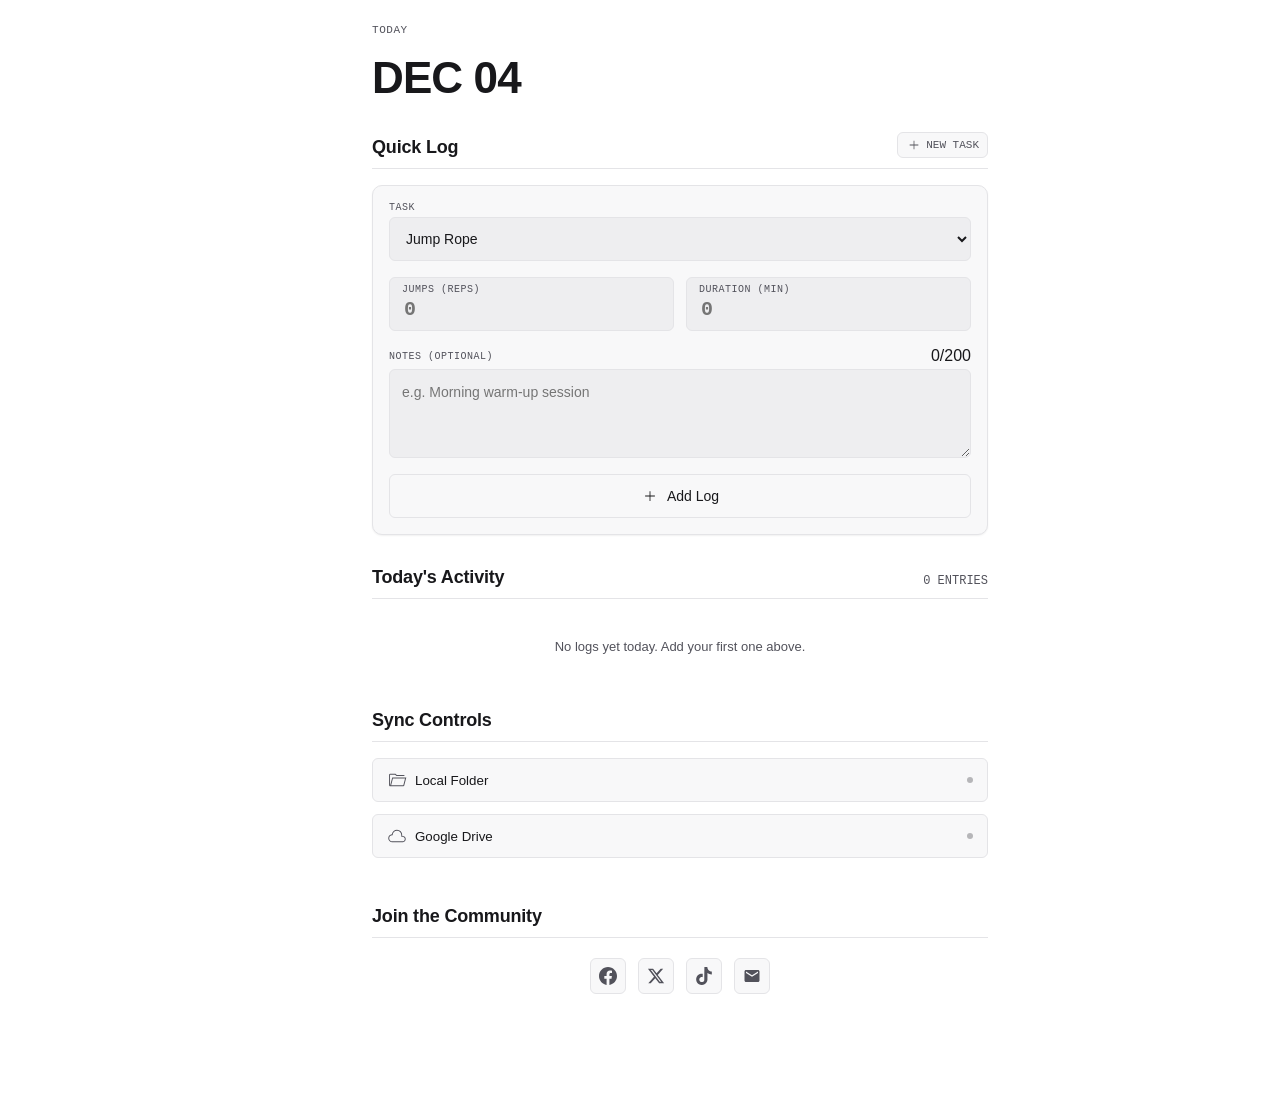
<file: index.html>
<!DOCTYPE html>
<html lang="en">
<head>
<meta charset="UTF-8" />
<meta name="viewport" content="width=device-width, initial-scale=1.0" />
<link rel="preload" href="/js/schema.js" as="script">
<link rel="preload" href="/js/db.js" as="script">
<link rel="preload" href="/js/app.js" as="script">
<link rel="preload" href="/icons/icon-192x192.png" as="image">
<link rel="preload" href="/fonts/archivo-narrow-latin.woff2" as="font" type="font/woff2" crossorigin>
<title>Motsa Jiki — Offline Workout Tracker</title>
<meta name="description" content="Free offline workout tracker. Log exercises, track goals and streaks — no account, no tracking. Your data stays in your custody.">
<link rel="canonical" href="https://motsajiki.pages.dev/">
<meta name="robots" content="index, follow">
<!-- Open Graph -->
<meta property="og:type" content="website">
<meta property="og:site_name" content="Motsa Jiki">
<meta property="og:title" content="Motsa Jiki — Offline Workout Tracker">
<meta property="og:description" content="Free offline workout tracker app. Log exercises, track goals and streaks — no account, no ads, no tracking.">
<meta property="og:url" content="https://motsajiki.pages.dev/">
<meta property="og:image" content="https://motsajiki.pages.dev/icons/og-image.png">
<meta property="og:image:width" content="1200">
<meta property="og:image:height" content="630">
<meta property="og:locale" content="en_US">
<!-- X/Twitter cards -->
<meta name="twitter:card" content="summary_large_image">
<meta name="twitter:site" content="@motsajiki">
<meta name="twitter:title" content="Motsa Jiki — Offline Workout Tracker">
<meta name="twitter:description" content="Free offline workout tracker app. No account, no ads, no tracking — your data stays in your custody.">
<meta name="twitter:image" content="https://motsajiki.pages.dev/icons/og-image.png">
<!-- Favicons -->
<link rel="icon" href="/icons/logo.svg" type="image/svg+xml">
<link rel="apple-touch-icon" href="/icons/icon-192x192.png">
<link rel="icon" href="/icons/icon-48x48.png" sizes="48x48" type="image/png">
<link rel="icon" href="/favicon.ico" sizes="32x32">
<!-- Styles & manifest -->
<link rel="stylesheet" href="/fonts/fonts.css" />
<link rel="stylesheet" href="styles.css" />
<link rel="manifest" href="/manifest.json">
<meta name="theme-color" content="#0A0A0A">
<!-- Schema -->
 <script type="application/ld+json">
{
  "@context": "https://schema.org",
  "@type": "SoftwareApplication",
  "name": "Motsa Jiki",
  "url": "https://motsajiki.pages.dev/",
  "image": "https://motsajiki.pages.dev/icons/icon-512x512.png",
  "description": "Free offline workout tracker. Log exercises, track goals and streaks — no account, no tracking. Your data stays in your custody.",
  "applicationCategory": "HealthApplication",
  "operatingSystem": "Any (installable web app / PWA)",
  "offers": {
    "@type": "Offer",
    "price": "0",
    "priceCurrency": "USD"
  }
}
</script>
</head>
<body>

<main class="page">

  <section class="block">
    <p class="hero-label" id="current-date-label">TODAY</p>
    <h2 class="hero-value" id="current-date">--</h2>
  </section>

  <section class="block">
    <div class="block-header">
      <h3>Quick Log</h3>
      <button class="icon-btn" id="toggle-custom-template-btn" aria-label="New custom task" style="width:auto; height:auto; padding:4px 8px; gap:4px; display:flex; align-items:center; font-family:var(--font-mono); font-size:11px; text-transform:uppercase;">
        <svg class="icon" style="width:16px;height:16px;"><use href="/icons/icons.svg#icon-add"></use></svg>New Task
      </button>
    </div>

    <div class="card" id="custom-template-form" style="display:none; flex-direction:column; gap:14px;">
      <div id="ct-manage-list" style="display:flex; flex-direction:column; gap:8px;"></div>
      <div class="field-group">
        <label class="field-label" for="ct-name">Task Name</label>
        <input class="control" id="ct-name" type="text" placeholder="e.g. Kettlebell Swings" />
      </div>
      <div class="field-group">
        <label class="field-label" for="ct-category">Category</label>
        <input class="control" id="ct-category" type="text" placeholder="e.g. Strength" />
      </div>
      <div class="field-group">
        <label class="field-label">Metrics to Track</label>
        <div id="ct-fields-list" style="display:flex; flex-direction:column; gap:8px;"></div>
        <button class="btn btn-ghost" id="ct-add-field-btn" type="button" style="height:40px; font-size:13px;">+ Add Metric</button>
      </div>
      <button class="btn btn-primary" id="ct-save-btn" type="button">Save Task</button>
    </div>

    <div class="card" style="display:flex; flex-direction:column; gap:16px;">
      <div class="field-group">
        <label class="field-label" for="template-selector">Task</label>
        <select class="control" id="template-selector"></select>
      </div>
     <div class="grid-2" id="log-fields-container"></div>
      <div class="field-group">
        <div style="display:flex; justify-content:space-between; align-items:center;">
          <label class="field-label" for="log-notes">Notes (optional)</label>
          <span class="meta" id="log-notes-counter">0/200</span>
        </div>
          <textarea class="control" id="log-notes" rows="3" maxlength="200" placeholder="e.g. Morning warm-up session"></textarea>
      </div>
      <div style="display:flex; gap:8px;">
        <button class="btn btn-ghost" id="add-log-btn" style="flex:1; min-width:0;">
          <svg class="icon" style="width:18px;height:18px;"><use href="/icons/icons.svg#icon-add"></use></svg> Add Log
        </button>
        <button class="btn btn-ghost" id="cancel-log-btn" style="display:none; flex:0 0 auto; width:auto; padding:0 20px; white-space:nowrap;">
          <svg class="icon" style="width:18px;height:18px;"><use href="/icons/icons.svg#icon-close"></use></svg> Cancel
        </button>
      </div>
    </div>
  </section>

  <section class="block">
    <div class="block-header">
      <h3>Today's Activity</h3>
      <span class="meta" id="today-count">0 ENTRIES</span>
    </div>
    <div id="activity-list" style="display:flex; flex-direction:column; gap:8px;">
      <div class="empty-state">No logs yet today. Add your first one above.</div>
    </div>
  </section>

  <section class="block" id="sync-controls" style="margin-bottom:16px;">
    <div class="block-header"><h3>Sync Controls</h3></div>
    <div style="display:flex; flex-direction:column; gap:12px;">
      <button class="sync-btn" data-action="sync-local">
        <span class="sync-btn-label">
          <svg class="icon" style="color:var(--on-surface-variant);"><use href="/icons/icons.svg#icon-folder_open"></use></svg>
          <span data-label="local">Local Folder</span>
        </span>
        <span class="dot dot-off" data-dot="local"></span>
      </button>
      <button class="sync-btn" data-action="sync-drive">
        <span class="sync-btn-label">
          <svg class="icon" style="color:var(--on-surface-variant);"><use href="/icons/icons.svg#icon-cloud"></use></svg>
          <span data-label="drive">Google Drive</span>
        </span>
        <span class="dot dot-off" data-dot="drive"></span>
      </button>
    </div>
  </section>

  <section class="block social-row">
  <div class="block-header"><h3>Join the Community</h3></div>
  <div class="social-icons">
    <a href="https://facebook.com/motsajikiapp" target="_blank" rel="noopener" aria-label="Facebook">
      <svg viewBox="0 0 24 24" width="24" height="24"><path d="M24 12.073c0-6.627-5.373-12-12-12s-12 5.373-12 12c0 5.99 4.388 10.954 10.125 11.854v-8.385H7.078v-3.47h3.047V9.43c0-3.007 1.792-4.669 4.533-4.669 1.312 0 2.686.235 2.686.235v2.953H15.83c-1.491 0-1.956.925-1.956 1.874v2.25h3.328l-.532 3.47h-2.796v8.385C19.612 23.027 24 18.062 24 12.073z"/></svg>
    </a>
    <a href="https://x.com/motsajiki" target="_blank" rel="noopener" aria-label="X (Twitter)">
      <svg viewBox="0 0 24 24" width="24" height="24"><path d="M18.244 2.25h3.308l-7.227 8.26 8.502 11.24H16.17l-5.214-6.817L4.99 21.75H1.68l7.73-8.835L1.254 2.25H8.08l4.713 6.231zm-1.161 17.52h1.833L7.084 4.126H5.117z"/></svg>
    </a>
    <a href="https://tiktok.com/@motsajiki" target="_blank" rel="noopener" aria-label="TikTok">
      <svg viewBox="0 0 24 24" width="24" height="24"><path d="M12.525.02c1.31-.02 2.61-.01 3.91-.02.08 1.53.63 3.09 1.75 4.17 1.12 1.11 2.7 1.62 4.24 1.79v4.03c-1.44-.05-2.89-.35-4.2-.97-.57-.26-1.1-.59-1.62-.93-.01 2.92.01 5.84-.02 8.75-.08 1.4-.54 2.79-1.35 3.94-1.31 1.92-3.58 3.17-5.91 3.21-1.43.08-2.86-.31-4.08-1.03-2.02-1.19-3.44-3.37-3.65-5.71-.02-.5-.03-1-.01-1.49.18-1.9 1.12-3.72 2.58-4.96 1.66-1.44 3.98-2.13 6.15-1.72.02 1.48-.04 2.96-.04 4.44-.99-.32-2.15-.23-3.02.37-.63.41-1.11 1.04-1.36 1.75-.21.51-.15 1.07-.14 1.61.24 1.64 1.82 3.02 3.5 2.87 1.12-.01 2.19-.66 2.77-1.61.19-.33.3-.7.32-1.08.07-2.37.02-4.74.02-7.12 0 0 .02-.01.05-.02z"/></svg>
    </a>
    <a href="mailto:support@motsajiki.com" aria-label="Support Email">
      <svg viewBox="0 0 24 24" width="24" height="24"><path d="M20 4H4c-1.1 0-1.99.9-1.99 2L2 18c0 1.1.9 2 2 2h16c1.1 0 2-.9 2-2V6c0-1.1-.9-2-2-2zm0 4l-8 5-8-5V6l8 5 8-5v2z"/></svg>
    </a>
  </div>
</section>

</main>

<script src="js/schema.js"></script>
<script src="js/db.js"></script>
<script src="js/filesystem.js"></script>
<script src="js/gdrive.js"></script>
<script src="js/sync.js"></script>
<script src="js/app.js"></script>
<script src="js/log.js"></script>
<script>
  if ('serviceWorker' in navigator) {
    navigator.serviceWorker.register('/sw.js');
  }
</script>
</body>
</html>
</file>
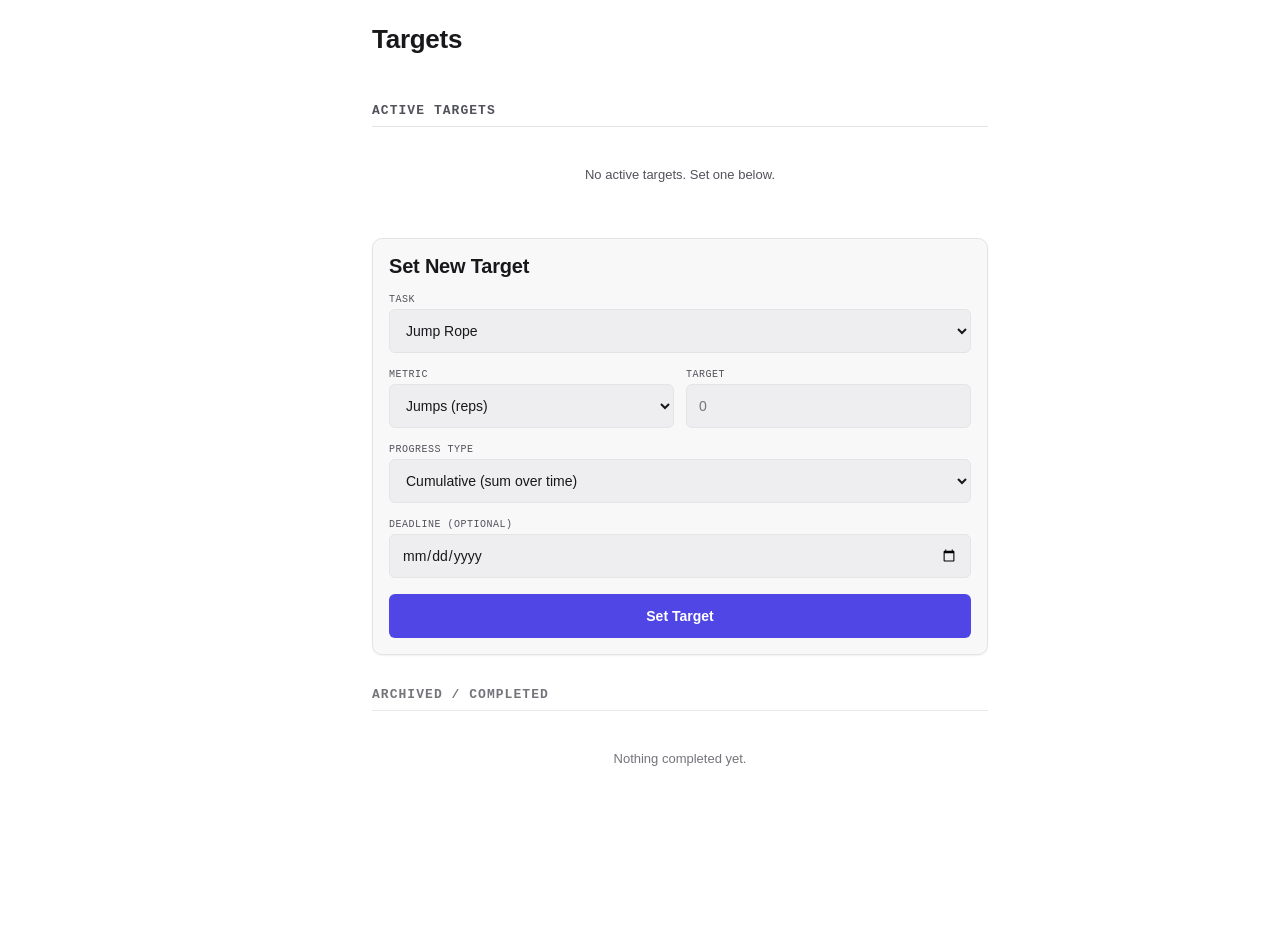
<file: goals.html>
<!DOCTYPE html>
<html lang="en">
<head>
<meta charset="UTF-8" />
<meta name="viewport" content="width=device-width, initial-scale=1.0" />
<title>Motsa Jiki — User Targets</title>
<link rel="preload" href="/fonts/archivo-narrow-latin.woff2" as="font" type="font/woff2" crossorigin>
<link rel="stylesheet" href="/fonts/fonts.css" />
<link rel="stylesheet" href="styles.css" />
<link rel="manifest" href="/manifest.json">
<meta name="theme-color" content="#0A0A0A">
<link rel="apple-touch-icon" href="/icons/icon-192x192.png">
</head>
<body>

<main class="page">

  <section class="block">
    <h2 style="font-size:26px;">Targets</h2>
    <div id="priority-goal-wrap"></div>
  </section>

  <section class="block">
    <h3 style="font-family:var(--font-mono); font-size:13px; text-transform:uppercase; letter-spacing:0.08em; color:var(--on-surface-variant); border-bottom:1px solid var(--surface-container-high); padding-bottom:8px;">Active Targets</h3>
    <div id="active-goals-list" style="display:flex; flex-direction:column; gap:12px;"></div>
  </section>

  <section class="card" style="display:flex; flex-direction:column; gap:16px; background:var(--level-1);">
    <h3 style="font-size:20px;">Set New Target</h3>
    <div class="field-group">
      <label class="field-label" for="goal-template">Task</label>
      <select class="control" id="goal-template"></select>
    </div>
    <div class="field-group" id="goal-exercise-wrap" style="display:none;">
      <label class="field-label" for="goal-exercise">Exercise Name</label>
      <input class="control" id="goal-exercise" type="text" placeholder="e.g. Push-ups" />
    </div>
    <div class="grid-2">
      <div class="field-group">
        <label class="field-label" for="goal-metric">Metric</label>
        <select class="control" id="goal-metric"></select>
      </div>
      <div class="field-group">
        <label class="field-label" for="goal-target-value">Target</label>
        <input class="control" id="goal-target-value" type="number" placeholder="0" />
      </div>
    </div>
    <div class="field-group">
      <label class="field-label" for="goal-type">Progress Type</label>
      <select class="control" id="goal-type">
        <option value="cumulative">Cumulative (sum over time)</option>
        <option value="max">Best single result</option>
      </select>
    </div>
    <div class="field-group">
      <label class="field-label" for="goal-deadline">Deadline (optional)</label>
      <input class="control" id="goal-deadline" type="date" />
    </div>
    <button class="btn btn-primary" id="initialize-goal-btn">Set Target</button>
  </section>

  <section class="block" style="margin-bottom:16px; opacity:0.8;">
    <h3 style="font-family:var(--font-mono); font-size:13px; text-transform:uppercase; letter-spacing:0.08em; color:var(--on-surface-variant); border-bottom:1px solid var(--surface-container-high); padding-bottom:8px;">Archived / Completed</h3>
    <div id="completed-goals-list"></div>
  </section>

</main>

<script src="js/schema.js"></script>
<script src="js/db.js"></script>
<script src="js/filesystem.js"></script>
<script src="js/gdrive.js"></script>
<script src="js/sync.js"></script>
<script src="js/app.js"></script>
<script src="js/goals.js"></script>
<script>
  if ('serviceWorker' in navigator) {
    navigator.serviceWorker.register('/sw.js');
  }
</script>
</body>
</html>
</file>
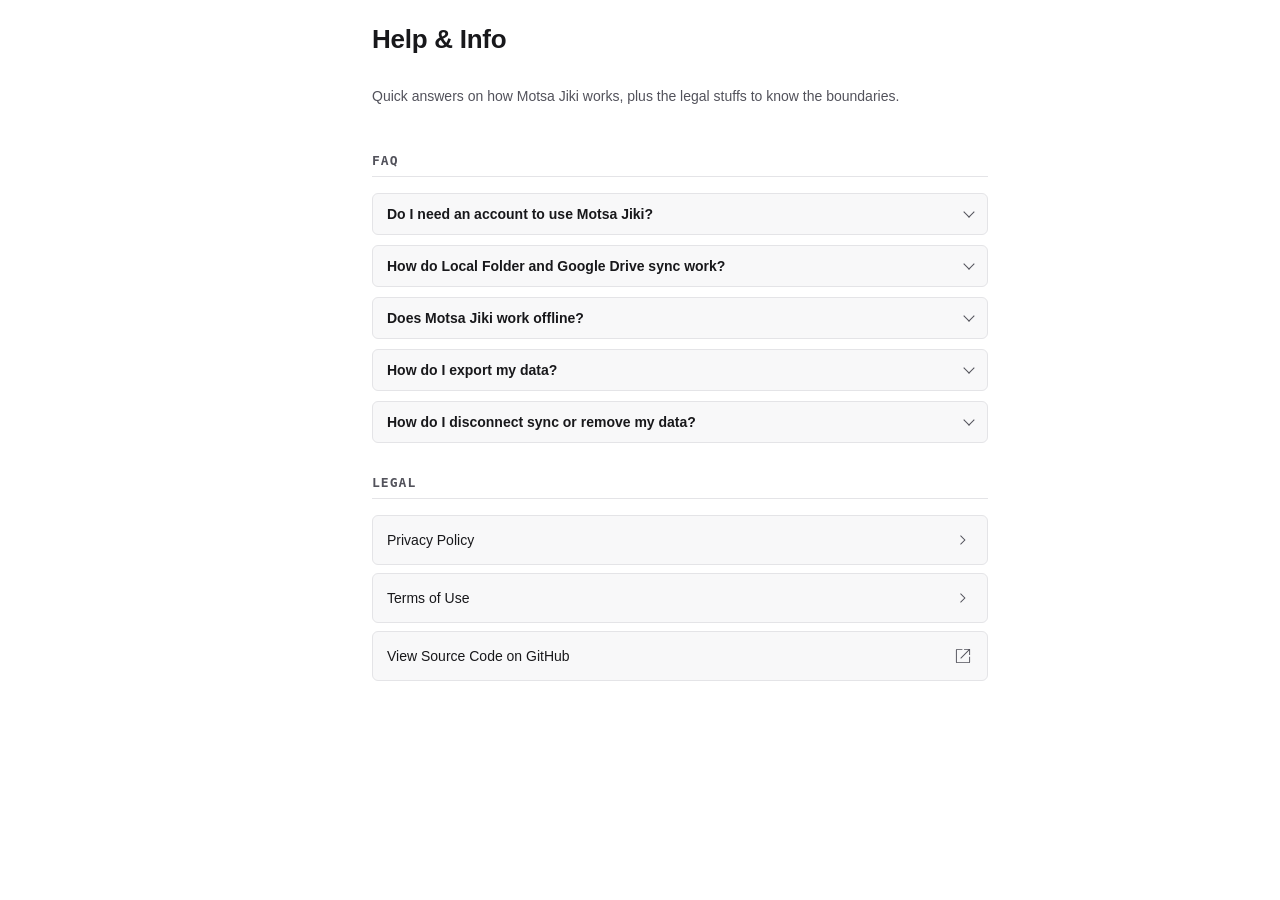
<file: help.html>
<!DOCTYPE html>
<html lang="en">
<head>
<meta charset="UTF-8" />
<meta name="viewport" content="width=device-width, initial-scale=1.0" />
<title>Help & FAQ — Motsa Jiki</title>
<meta name="description" content="How Motsa Jiki works: offline logging, Local Folder and Google Drive sync, exporting your data, and how to disconnect or clear it.">
<link rel="canonical" href="https://motsajiki.pages.dev/help">
<meta name="robots" content="index, follow">
<!-- Open Graph -->
<meta property="og:type" content="website">
<meta property="og:site_name" content="Motsa Jiki">
<meta property="og:title" content="Help & FAQ — Motsa Jiki">
<meta property="og:description" content="How Motsa Jiki works: offline logging, Local Folder and Google Drive sync, exporting your data, and how to disconnect or clear it.">
<meta property="og:url" content="https://motsajiki.pages.dev/help">
<meta property="og:image" content="https://motsajiki.pages.dev/icons/og-image.png">
<meta property="og:locale" content="en_US">
<!-- X/Twitter card -->
<meta name="twitter:card" content="summary_large_image">
<meta name="twitter:site" content="@motsajiki">
<meta name="twitter:title" content="Help & FAQ — Motsa Jiki">
<meta name="twitter:description" content="How Motsa Jiki works: offline logging, sync, data export, and clearing your data.">
<meta name="twitter:image" content="https://motsajiki.pages.dev/icons/og-image.png">
<!-- Favicons -->
<link rel="icon" href="/icons/logo.svg" type="image/svg+xml">
<link rel="apple-touch-icon" href="/icons/icon-192x192.png">
<link rel="icon" href="/icons/icon-48x48.png" sizes="48x48" type="image/png">
<link rel="icon" href="/favicon.ico" sizes="32x32">
<!-- Preload & styles -->
<link rel="preload" href="/fonts/archivo-narrow-latin.woff2" as="font" type="font/woff2" crossorigin>
<link rel="stylesheet" href="/fonts/fonts.css" />
<link rel="stylesheet" href="styles.css" />
<link rel="manifest" href="/manifest.json">
<meta name="theme-color" content="#0A0A0A">
<!-- Schema -->
<script type="application/ld+json">
{
  "@context": "https://schema.org",
  "@type": "FAQPage",
  "mainEntity": [
    {
      "@type": "Question",
      "name": "Do I need an account to use Motsa Jiki?",
      "acceptedAnswer": {
        "@type": "Answer",
        "text": "No. Every log, target, and badge is stored right on your device — there's no sign-up and no login."
      }
    },
    {
      "@type": "Question",
      "name": "How do Local Folder and Google Drive sync work?",
      "acceptedAnswer": {
        "@type": "Answer",
        "text": "Both are optional and off by default. Local Folder saves a copy of your data to a folder you choose on this device. Google Drive saves a single workout.json file to your My Drive — it never reads or touches any of your other Drive files."
      }
    },
    {
      "@type": "Question",
      "name": "Does Motsa Jiki work offline?",
      "acceptedAnswer": {
        "@type": "Answer",
        "text": "Yes. It's built as an installable, offline-first app — logging workouts, tracking goals, and viewing badges all work with no connection. A network is only needed the moment you choose to sync to cloud."
      }
    },
    {
      "@type": "Question",
      "name": "How do I export my data?",
      "acceptedAnswer": {
        "@type": "Answer",
        "text": "Use the export option on the Data tab to save your logs as a CSV file, or generate a shareable PNG summary of your stats."
      }
    },
    {
      "@type": "Question",
      "name": "How do I disconnect sync or remove my data?",
      "acceptedAnswer": {
        "@type": "Answer",
        "text": "Tap the sync icon in the header to disconnect Local Folder or Google Drive at any time. Clearing this site's data from your browser removes everything Motsa Jiki has stored locally."
      }
    }
  ]
}
</script>
</head>
<body>

<main class="page">

  <section class="block">
    <h2 style="font-size:26px;">Help &amp; Info</h2>
    <p style="font-size:14px; color:var(--on-surface-variant); line-height:1.6;">
      Quick answers on how Motsa Jiki works, plus the legal stuffs to know the boundaries.
    </p>
  </section>

  <section class="block">
    <h3 style="font-family:var(--font-mono); font-size:13px; text-transform:uppercase; letter-spacing:0.08em; color:var(--on-surface-variant); border-bottom:1px solid var(--surface-container-high); padding-bottom:8px;">FAQ</h3>
    <div style="display:flex; flex-direction:column; gap:10px;">

      <details class="faq-item" name="faq">
        <summary>Do I need an account to use Motsa Jiki?</summary>
        <p>No. Every log, target, and badge is stored right on your device — there's no sign-up and no login.</p>
      </details>

      <details class="faq-item" name="faq">
        <summary>How do Local Folder and Google Drive sync work?</summary>
        <p>Both are optional and off by default. Local Folder saves a copy of your data to a folder you choose on this device, using your browser's file access permission. Google Drive saves a single <code>workout.json</code> file to your My Drive — it never reads or touches any of your other Drive files.</p>
      </details>
      
      <details class="faq-item" name="faq">
        <summary>Does Motsa Jiki work offline?</summary>
        <p>Yes. It's built as an installable, offline-first app — logging workouts, tracking goals, and viewing badges all work with no connection. A network is only needed the moment you choose to sync to cloud.</p>
      </details>

      <details class="faq-item" name="faq">
        <summary>How do I export my data?</summary>
        <p>Use the export option on the Data tab to save your logs as a CSV file, or generate a shareable PNG summary of your stats and proudly flex it.</p>
      </details>

      <details class="faq-item" name="faq">
        <summary>How do I disconnect sync or remove my data?</summary>
        <p>Tap the sync icon in the header to disconnect Local Folder or Google Drive at any time. Clearing this site's data from your browser removes everything Motsa Jiki has stored locally.</p>
      </details>

    </div>
  </section>

  <section class="block" style="margin-bottom:16px;">
    <h3 style="font-family:var(--font-mono); font-size:13px; text-transform:uppercase; letter-spacing:0.08em; color:var(--on-surface-variant); border-bottom:1px solid var(--surface-container-high); padding-bottom:8px;">Legal</h3>
    <div class="legal-links">
      <a href="/privacy">
        Privacy Policy
        <svg class="icon"><use href="/icons/icons.svg#icon-chevron_right"></use></svg>
      </a>
      <a href="/terms">
        Terms of Use
        <svg class="icon"><use href="/icons/icons.svg#icon-chevron_right"></use></svg>
      </a>
      <a href="https://github.com/heisbuba/motsajiki" target="_blank" rel="noopener">
        View Source Code on GitHub
        <svg class="icon"><use href="/icons/icons.svg#icon-open_in_new"></use></svg>
      </a>
    </div>
  </section>

</main>

<script src="js/schema.js"></script>
<script src="js/db.js"></script>
<script src="js/filesystem.js"></script>
<script src="js/gdrive.js"></script>
<script src="js/sync.js"></script>
<script src="js/app.js"></script>
<script>
  if ('serviceWorker' in navigator) {
    navigator.serviceWorker.register('/sw.js');
  }
</script>
</body>
</html>
</file>
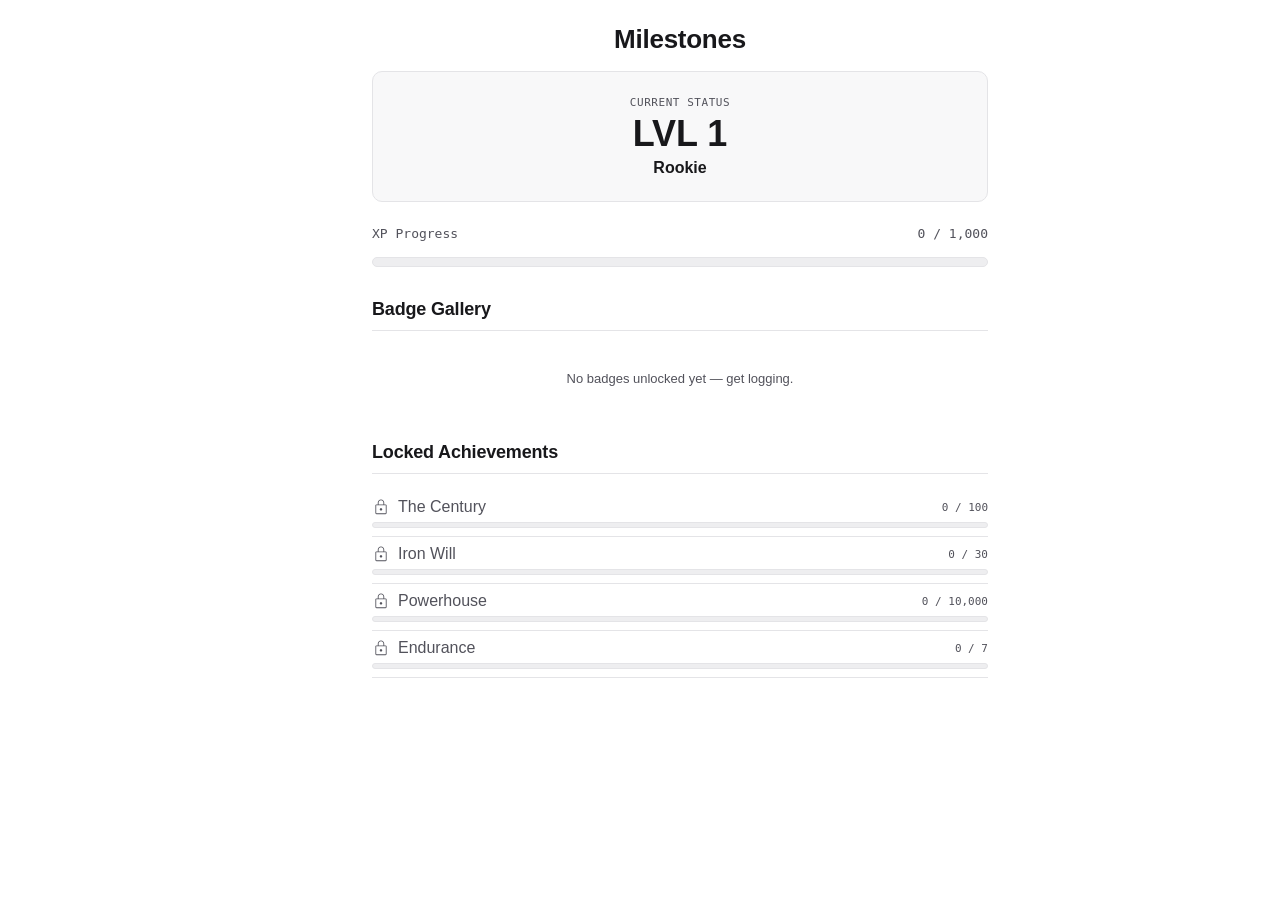
<file: milestone.html>
<!DOCTYPE html>
<html lang="en">
<head>
<meta charset="UTF-8" />
<meta name="viewport" content="width=device-width, initial-scale=1.0" />
<title>Motsa Jiki — User Milestones</title>
<link rel="preload" href="/fonts/archivo-narrow-latin.woff2" as="font" type="font/woff2" crossorigin>
<link rel="stylesheet" href="/fonts/fonts.css" />
<link rel="stylesheet" href="styles.css" />
<link rel="manifest" href="/manifest.json">
<meta name="theme-color" content="#0A0A0A">
<link rel="apple-touch-icon" href="/icons/icon-192x192.png">
</head>
<body>

<main class="page">

  <section class="block">
    <h2 style="font-size:26px; text-align:center;">Milestones</h2>
    <div class="status-card">
      <span class="status-label">Current Status</span>
      <span class="status-level" id="status-level">LVL 1</span>
      <!-- User status title should change alonside level: bug -->
      <span id="status-title" style="font-weight:600;">Rookie</span>
    </div>
    <div style="display:flex; justify-content:space-between; font-family:var(--font-mono); font-size:13px; color:var(--on-surface-variant); margin-top:8px;">
      <span>XP Progress</span>
      <span id="xp-progress-label">0 / 1000</span>
    </div>
    <div class="progress-track lg"><div class="progress-fill" id="xp-progress-fill" style="width:0%;"></div></div>
  </section>

  <section class="block">
    <div class="block-header"><h3>Badge Gallery</h3></div>
    <div class="badge-grid" id="badge-gallery"></div>
  </section>

  <section class="block" style="margin-bottom:16px;">
    <div class="block-header"><h3>Locked Achievements</h3></div>
    <div id="locked-list"></div>
  </section>

</main>

<script src="js/schema.js"></script>
<script src="js/db.js"></script>
<script src="js/filesystem.js"></script>
<script src="js/gdrive.js"></script>
<script src="js/sync.js"></script>
<script src="js/app.js"></script>
<script src="js/badges.js"></script>
<script>
  if ('serviceWorker' in navigator) {
    navigator.serviceWorker.register('/sw.js');
  }
</script>
</body>
</html>
</file>
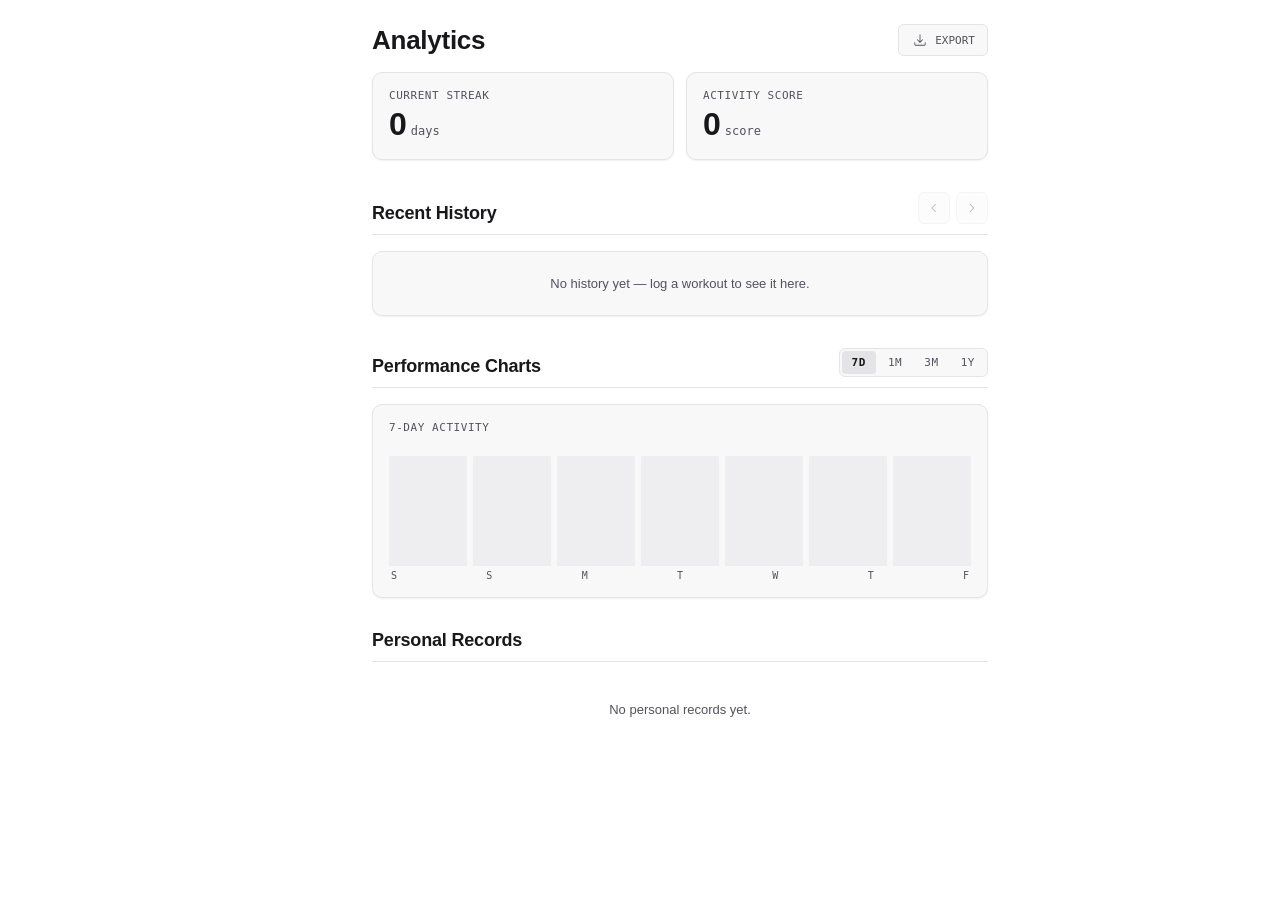
<file: overview.html>
<!DOCTYPE html>
<html lang="en">
<head>
<meta charset="UTF-8" />
<meta name="viewport" content="width=device-width, initial-scale=1.0" />
<title>Motsa Jiki — User Analytics</title>
<link rel="preload" href="/fonts/archivo-narrow-latin.woff2" as="font" type="font/woff2" crossorigin>
<link rel="stylesheet" href="/fonts/fonts.css" />
<link rel="stylesheet" href="styles.css" />
<link rel="manifest" href="/manifest.json">
<meta name="theme-color" content="#0A0A0A">
<link rel="apple-touch-icon" href="/icons/icon-192x192.png">
</head>
<body>

<main class="page">

  <section class="block">
    <div style="display:flex; justify-content:space-between; align-items:center;">
      <h2 style="font-size:26px;">Analytics</h2>
      <button class="icon-btn" id="export-btn" aria-label="Export performance" style="width:auto; height:auto; padding:6px 12px; gap:6px; display:flex; align-items:center; font-family:var(--font-mono); font-size:11px; text-transform:uppercase; border:1px solid var(--border); border-radius:var(--radius);">
        <svg class="icon" style="width:18px;height:18px;"><use href="/icons/icons.svg#icon-download"></use></svg>Export
      </button>
    </div>
    <div class="grid-2">
      <div class="card stat-card">
        <span class="stat-label">Current Streak</span>
        <span class="stat-value" id="stat-streak">0<span class="unit">days</span></span>
      </div>
      <div class="card stat-card">
        <span class="stat-label">Activity Score</span>
        <span class="stat-value" id="stat-volume">0<span class="unit">score</span></span>
      </div>
    </div>
  </section>

  <section class="block">
    <div class="block-header">
      <h3>Recent History</h3>
      <div style="display:flex; gap:6px;">
        <button class="icon-btn" id="history-prev-btn" aria-label="Newer entries" style="width:32px; height:32px;">
          <svg class="icon" style="width:18px;height:18px;"><use href="/icons/icons.svg#icon-chevron_left"></use></svg>
        </button>
        <button class="icon-btn" id="history-next-btn" aria-label="Older entries" style="width:32px; height:32px;">
          <svg class="icon" style="width:18px;height:18px;"><use href="/icons/icons.svg#icon-chevron_right"></use></svg>
        </button>
      </div>
    </div>
    <div class="card card-flush" id="history-table"></div>
  </section>

  <section class="block">
    <div class="block-header">
      <h3>Performance Charts</h3>
      <div class="range-toggle" id="chart-range-toggle" role="group" aria-label="Chart time range">
        <button class="range-toggle-btn is-active" data-range="7d">7D</button>
        <button class="range-toggle-btn" data-range="1m">1M</button>
        <button class="range-toggle-btn" data-range="3m">3M</button>
        <button class="range-toggle-btn" data-range="1y">1Y</button>
      </div>
    </div>
    <div class="card">
      <span class="stat-label" style="display:block; margin-bottom:12px;" id="chart-range-label">7-Day Activity</span>
      <div class="bars" id="volume-bars"></div>
      <div class="bar-labels" id="volume-bar-labels"></div>
    </div>
  </section>

  <section class="block" style="margin-bottom:16px;">
    <div class="block-header"><h3>Personal Records</h3></div>
    <div class="pr-grid" id="pr-list"></div>
  </section>

</main>

<script src="js/schema.js"></script>
<script src="js/db.js"></script>
<script src="js/filesystem.js"></script>
<script src="js/gdrive.js"></script>
<script src="js/sync.js"></script>
<script src="js/app.js"></script>
<script src="js/overview.js"></script>
<script>
  if ('serviceWorker' in navigator) {
    navigator.serviceWorker.register('/sw.js');
  }
</script>
</body>
</html>
</file>
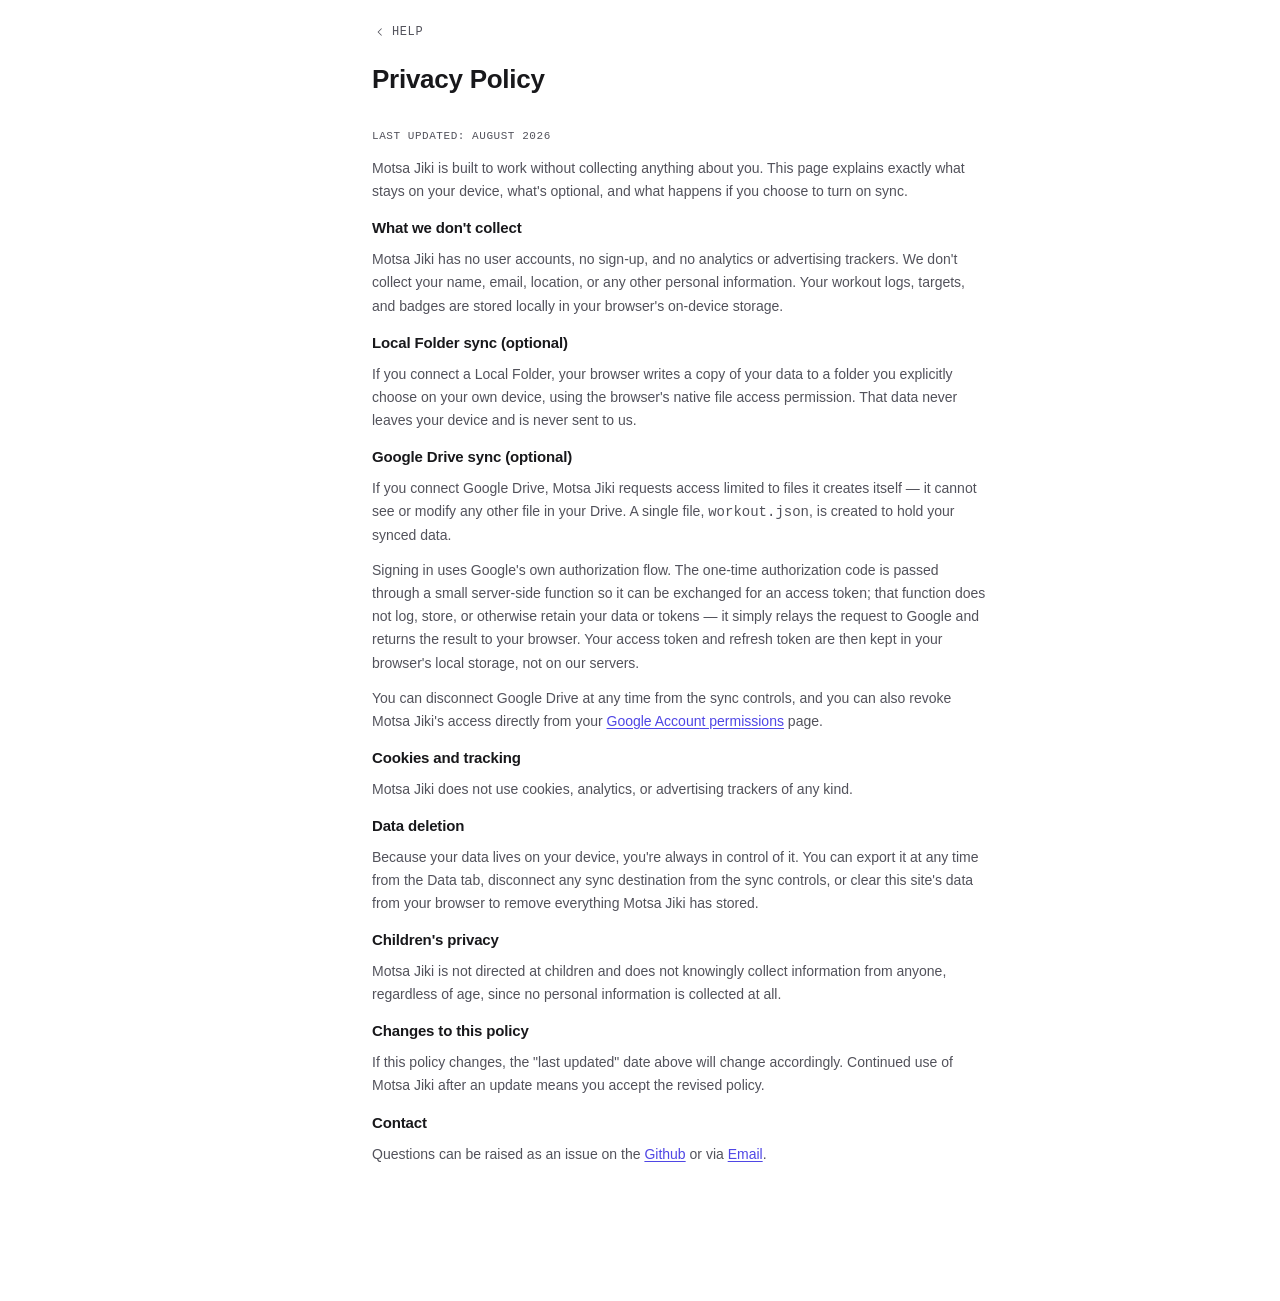
<file: privacy.html>
<!DOCTYPE html>
<html lang="en">
<head>
<meta charset="UTF-8" />
<meta name="viewport" content="width=device-width, initial-scale=1.0" />
<title>Privacy Policy — Motsa Jiki</title>
<meta name="description" content="Motsa Jiki collects nothing by default. See what optional Local Folder and Google Drive sync do, and how to delete your data anytime.">
<link rel="canonical" href="https://motsajiki.pages.dev/privacy">
<meta name="robots" content="index, follow">
<!-- Open Graph -->
<meta property="og:type" content="website">
<meta property="og:site_name" content="Motsa Jiki">
<meta property="og:title" content="Privacy Policy — Motsa Jiki">
<meta property="og:description" content="Motsa Jiki collects nothing by default. See what optional Local Folder and Google Drive sync do, and how to delete your data anytime.">
<meta property="og:url" content="https://motsajiki.pages.dev/privacy">
<meta property="og:image" content="https://motsajiki.pages.dev/icons/og-image.png">
<meta property="og:locale" content="en_US">
<!-- X/Twitter card -->
<meta name="twitter:card" content="summary_large_image">
<meta name="twitter:site" content="@motsajiki">
<meta name="twitter:title" content="Privacy Policy — Motsa Jiki">
<meta name="twitter:description" content="Motsa Jiki collects nothing by default — no accounts, no analytics, no trackers.">
<meta name="twitter:image" content="https://motsajiki.pages.dev/icons/og-image.png">
<!-- Favicons -->
<link rel="icon" href="/icons/logo.svg" type="image/svg+xml">
<link rel="apple-touch-icon" href="/icons/icon-192x192.png">
<link rel="icon" href="/icons/icon-48x48.png" sizes="48x48" type="image/png">
<link rel="icon" href="/favicon.ico" sizes="32x32">
<!-- Preload & styles -->
<link rel="preload" href="/fonts/archivo-narrow-latin.woff2" as="font" type="font/woff2" crossorigin>
<link rel="stylesheet" href="/fonts/fonts.css" />
<link rel="stylesheet" href="styles.css" />
<link rel="manifest" href="/manifest.json">
<meta name="theme-color" content="#0A0A0A">
<!-- Schema-->
 <script type="application/ld+json">
{
  "@context": "https://schema.org",
  "@type": "WebPage",
  "name": "Privacy Policy",
  "url": "https://motsajiki.pages.dev/privacy",
  "isPartOf": {
    "@type": "WebSite",
    "name": "Motsa Jiki",
    "url": "https://motsajiki.pages.dev/"
  },
  "breadcrumb": {
    "@type": "BreadcrumbList",
    "itemListElement": [
      { "@type": "ListItem", "position": 1, "name": "Help", "item": "https://motsajiki.pages.dev/help" },
      { "@type": "ListItem", "position": 2, "name": "Privacy Policy", "item": "https://motsajiki.pages.dev/privacy" }
    ]
  }
}
</script>
</head>
<body>

<main class="page">

  <section class="block">
    <a href="/help" style="display:inline-flex; align-items:center; gap:4px; font-family:var(--font-mono); font-size:12px; text-transform:uppercase; letter-spacing:0.05em; color:var(--on-surface-variant);">
      <svg class="icon" style="width:16px;height:16px;"><use href="/icons/icons.svg#icon-chevron_left"></use></svg> Help
    </a>
    <h2 style="font-size:26px; margin-top:8px;">Privacy Policy</h2>
  </section>

  <section class="block" style="margin-bottom:16px;">
    <div class="prose">
      <p class="updated">Last updated: August 2026</p>

      <p>Motsa Jiki is built to work without collecting anything about you. This page explains exactly what stays on your device, what's optional, and what happens if you choose to turn on sync.</p>

      <h3>What we don't collect</h3>
      <p>Motsa Jiki has no user accounts, no sign-up, and no analytics or advertising trackers. We don't collect your name, email, location, or any other personal information. Your workout logs, targets, and badges are stored locally in your browser's on-device storage.</p>

      <h3>Local Folder sync (optional)</h3>
      <p>If you connect a Local Folder, your browser writes a copy of your data to a folder you explicitly choose on your own device, using the browser's native file access permission. That data never leaves your device and is never sent to us.</p>

      <h3>Google Drive sync (optional)</h3>
      <p>If you connect Google Drive, Motsa Jiki requests access limited to files it creates itself — it cannot see or modify any other file in your Drive. A single file, <code>workout.json</code>, is created to hold your synced data.</p>
      <p>Signing in uses Google's own authorization flow. The one-time authorization code is passed through a small server-side function so it can be exchanged for an access token; that function does not log, store, or otherwise retain your data or tokens — it simply relays the request to Google and returns the result to your browser. Your access token and refresh token are then kept in your browser's local storage, not on our servers.</p>
      <p>You can disconnect Google Drive at any time from the sync controls, and you can also revoke Motsa Jiki's access directly from your <a href="https://myaccount.google.com/permissions" target="_blank" rel="noopener">Google Account permissions</a> page.</p>

      <h3>Cookies and tracking</h3>
      <p>Motsa Jiki does not use cookies, analytics, or advertising trackers of any kind.</p>

      <h3>Data deletion</h3>
      <p>Because your data lives on your device, you're always in control of it. You can export it at any time from the Data tab, disconnect any sync destination from the sync controls, or clear this site's data from your browser to remove everything Motsa Jiki has stored.</p>

      <h3>Children's privacy</h3>
      <p>Motsa Jiki is not directed at children and does not knowingly collect information from anyone, regardless of age, since no personal information is collected at all.</p>

      <h3>Changes to this policy</h3>
      <p>If this policy changes, the "last updated" date above will change accordingly. Continued use of Motsa Jiki after an update means you accept the revised policy.</p>

      <h3>Contact</h3>
       <p>Questions can be raised as an issue on the <a href="https://github.com/heisbuba/motsajiki" target="_blank" rel="noopener">Github</a> or via <a href="mailto:support@motsajiki.com" aria-label="Support Email">Email</a>.</p>
    </div>
  </section>

</main>

<script src="js/schema.js"></script>
<script src="js/db.js"></script>
<script src="js/filesystem.js"></script>
<script src="js/gdrive.js"></script>
<script src="js/sync.js"></script>
<script src="js/app.js"></script>
<script>
  if ('serviceWorker' in navigator) {
    navigator.serviceWorker.register('/sw.js');
  }
</script>
</body>
</html>
</file>
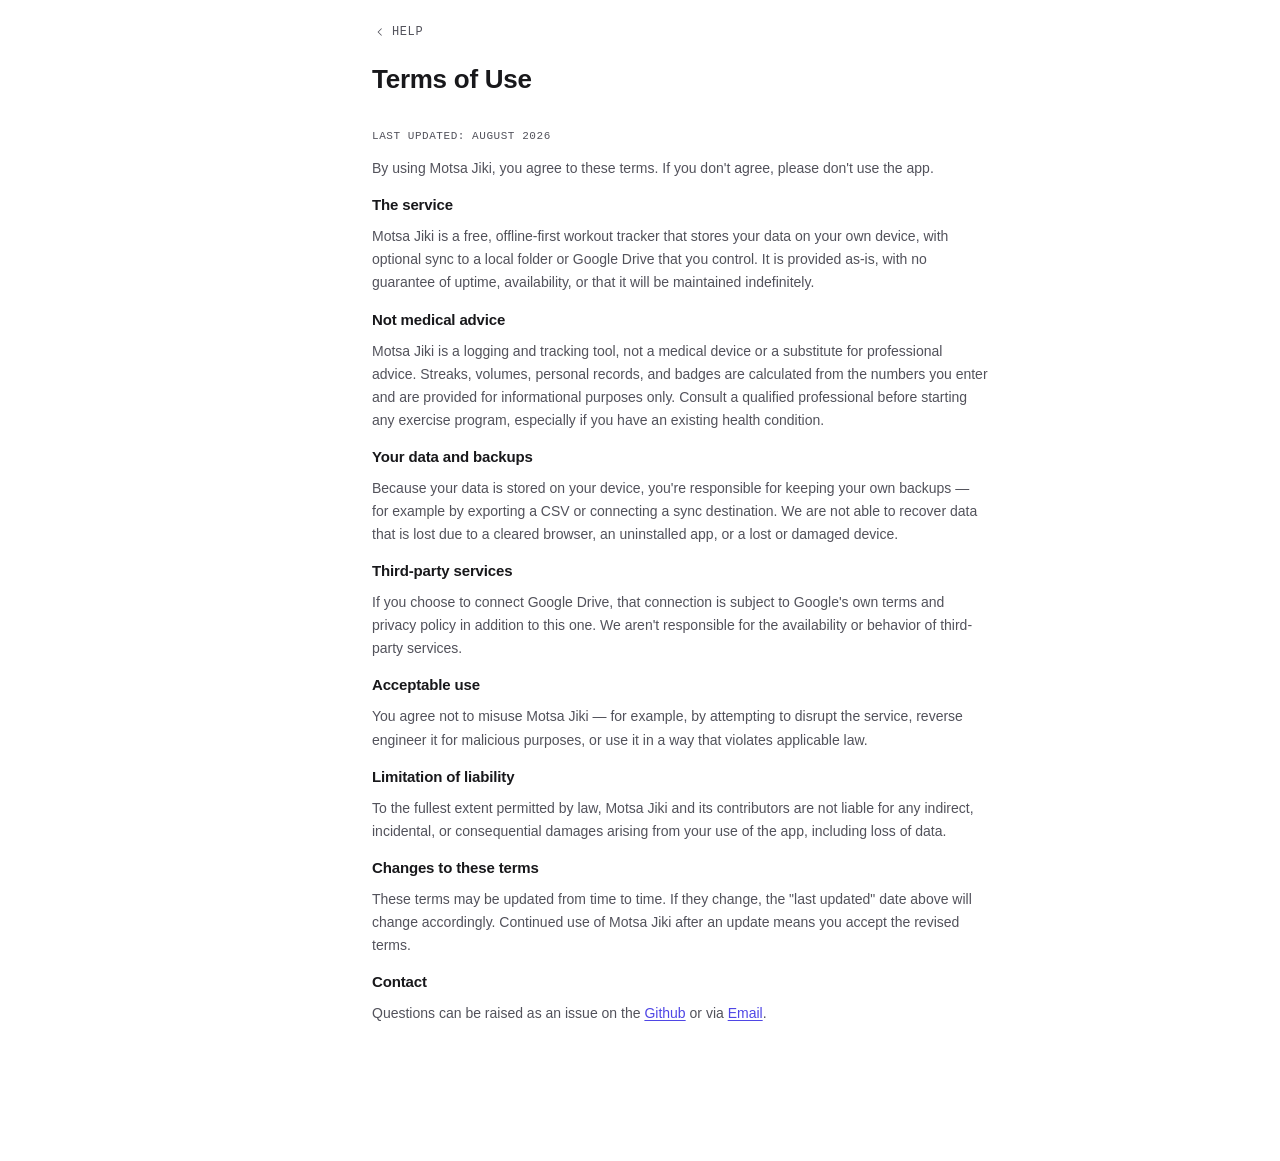
<file: terms.html>
<!DOCTYPE html>
<html lang="en">
<head>
<meta charset="UTF-8" />
<meta name="viewport" content="width=device-width, initial-scale=1.0" />
<title>Terms of Use — Motsa Jiki</title>
<meta name="description" content="Terms of use for Motsa Jiki, the free offline workout tracker: our service, your data and backups, third-party sync, and acceptable use.">
<link rel="canonical" href="https://motsajiki.pages.dev/terms">
<meta name="robots" content="index, follow">
<!-- Open Graph -->
<meta property="og:type" content="website">
<meta property="og:site_name" content="Motsa Jiki">
<meta property="og:title" content="Terms of Use — Motsa Jiki">
<meta property="og:description" content="Terms of use for Motsa Jiki: our service, your data and backups, third-party sync, and acceptable use.">
<meta property="og:url" content="https://motsajiki.pages.dev/terms">
<meta property="og:image" content="https://motsajiki.pages.dev/icons/og-image.png">
<meta property="og:locale" content="en_US">
<!-- X/Twitter card -->
<meta name="twitter:card" content="summary_large_image">
<meta name="twitter:title" content="Terms of Use — Motsa Jiki">
<meta name="twitter:site" content="@motsajiki">
<meta name="twitter:description" content="Terms of use for Motsa Jiki, the free offline workout tracker.">
<meta name="twitter:image" content="https://motsajiki.pages.dev/icons/og-image.png">
<!-- Favicons -->
<link rel="icon" href="/icons/logo.svg" type="image/svg+xml">
<link rel="apple-touch-icon" href="/icons/icon-192x192.png">
<link rel="icon" href="/icons/icon-48x48.png" sizes="48x48" type="image/png">
<link rel="icon" href="/favicon.ico" sizes="32x32">
<!-- Preload & styles -->
<link rel="preload" href="/fonts/archivo-narrow-latin.woff2" as="font" type="font/woff2" crossorigin>
<link rel="stylesheet" href="/fonts/fonts.css" />
<link rel="stylesheet" href="styles.css" />
<link rel="manifest" href="/manifest.json">
<meta name="theme-color" content="#0A0A0A">
<!-- Schema -->
<script type="application/ld+json">
{
  "@context": "https://schema.org",
  "@type": "WebPage",
  "name": "Terms of Use",
  "url": "https://motsajiki.pages.dev/terms",
  "isPartOf": {
    "@type": "WebSite",
    "name": "Motsa Jiki",
    "url": "https://motsajiki.pages.dev/"
  },
  "breadcrumb": {
    "@type": "BreadcrumbList",
    "itemListElement": [
      { "@type": "ListItem", "position": 1, "name": "Help", "item": "https://motsajiki.pages.dev/help" },
      { "@type": "ListItem", "position": 2, "name": "Terms of Use", "item": "https://motsajiki.pages.dev/terms" }
    ]
  }
}
</script>
</head>
<body>

<main class="page">

  <section class="block">
    <a href="/help" style="display:inline-flex; align-items:center; gap:4px; font-family:var(--font-mono); font-size:12px; text-transform:uppercase; letter-spacing:0.05em; color:var(--on-surface-variant);">
      <svg class="icon" style="width:16px;height:16px;"><use href="/icons/icons.svg#icon-chevron_left"></use></svg> Help
    </a>
    <h2 style="font-size:26px; margin-top:8px;">Terms of Use</h2>
  </section>

  <section class="block" style="margin-bottom:16px;">
    <div class="prose">
      <p class="updated">Last updated: August 2026</p>

      <p>By using Motsa Jiki, you agree to these terms. If you don't agree, please don't use the app.</p>

      <h3>The service</h3>
      <p>Motsa Jiki is a free, offline-first workout tracker that stores your data on your own device, with optional sync to a local folder or Google Drive that you control. It is provided as-is, with no guarantee of uptime, availability, or that it will be maintained indefinitely.</p>

      <h3>Not medical advice</h3>
      <p>Motsa Jiki is a logging and tracking tool, not a medical device or a substitute for professional advice. Streaks, volumes, personal records, and badges are calculated from the numbers you enter and are provided for informational purposes only. Consult a qualified professional before starting any exercise program, especially if you have an existing health condition.</p>

      <h3>Your data and backups</h3>
      <p>Because your data is stored on your device, you're responsible for keeping your own backups — for example by exporting a CSV or connecting a sync destination. We are not able to recover data that is lost due to a cleared browser, an uninstalled app, or a lost or damaged device.</p>

      <h3>Third-party services</h3>
      <p>If you choose to connect Google Drive, that connection is subject to Google's own terms and privacy policy in addition to this one. We aren't responsible for the availability or behavior of third-party services.</p>

      <h3>Acceptable use</h3>
      <p>You agree not to misuse Motsa Jiki — for example, by attempting to disrupt the service, reverse engineer it for malicious purposes, or use it in a way that violates applicable law.</p>

      <h3>Limitation of liability</h3>
      <p>To the fullest extent permitted by law, Motsa Jiki and its contributors are not liable for any indirect, incidental, or consequential damages arising from your use of the app, including loss of data.</p>

      <h3>Changes to these terms</h3>
      <p>These terms may be updated from time to time. If they change, the "last updated" date above will change accordingly. Continued use of Motsa Jiki after an update means you accept the revised terms.</p>

      <h3>Contact</h3>
      <p>Questions can be raised as an issue on the <a href="https://github.com/heisbuba/motsajiki" target="_blank" rel="noopener">Github</a> or via <a href="mailto:support@motsajiki.com" aria-label="Support Email">Email</a>.</p>
    </div>
  </section>

</main>

<script src="js/schema.js"></script>
<script src="js/db.js"></script>
<script src="js/filesystem.js"></script>
<script src="js/gdrive.js"></script>
<script src="js/sync.js"></script>
<script src="js/app.js"></script>
<script>
  if ('serviceWorker' in navigator) {
    navigator.serviceWorker.register('/sw.js');
  }
</script>
</body>
</html>
</file>
<file: fonts/fonts.css>
/* Archivo Narrow  */
@font-face {
  font-family: 'Archivo Narrow';
  font-style: normal;
  font-weight: 400 700;
  font-display: swap;
  src: url(/fonts/archivo-narrow-latin.woff2) format('woff2');
  unicode-range: U+0000-00FF, U+0131, U+0152-0153, U+02BB-02BC, U+02C6, U+02DA, U+02DC, U+0304, U+0308, U+0329, U+2000-206F, U+20AC, U+2122, U+2191, U+2193, U+2212, U+2215, U+FEFF, U+FFFD;
}

/* Inter */
@font-face {
  font-family: 'Inter';
  font-style: normal;
  font-weight: 400;
  font-display: swap;
  src: url(/fonts/inter-latin.woff2) format('woff2');
  unicode-range: U+0000-00FF, U+0131, U+0152-0153, U+02BB-02BC, U+02C6, U+02DA, U+02DC, U+0304, U+0308, U+0329, U+2000-206F, U+20AC, U+2122, U+2191, U+2193, U+2212, U+2215, U+FEFF, U+FFFD;
}

/* JetBrains Mono */
@font-face {
  font-family: 'JetBrains Mono';
  font-style: normal;
  font-weight: 400;
  font-display: swap;
  src: url(/fonts/jetbrains-latin.woff2) format('woff2');
  unicode-range: U+0000-00FF, U+0131, U+0152-0153, U+02BB-02BC, U+02C6, U+02DA, U+02DC, U+0304, U+0308, U+0329, U+2000-206F, U+20AC, U+2122, U+2191, U+2193, U+2212, U+2215, U+FEFF, U+FFFD;
}
</file>
<file: styles.css>
:root,
html[data-theme="light"] {
  --bg: #ffffff;
  --level-0: #ffffff;
  --level-1: #f8f8f9;
  --level-2: #eeeef0;
  --surface-container-high: #e4e4e7;
  --surface-container-lowest: #ffffff;
  --border: #e4e4e7;
  --border-strong: #d4d4d8;

  --on-surface: #18181b;
  --on-surface-variant: #52525b;
  --white: #ffffff;

  --primary: #4f46e5;
  --primary-dim: #4338ca;
  --primary-glow: transparent;
  --on-primary: #ffffff;
  --secondary: #e11d48;
  --on-secondary: #ffffff;
  --error: #dc2626;

  --radius-sm: 4px;
  --radius: 6px;
  --radius-lg: 10px;
  --radius-full: 9999px;
  --touch-min: 44px;
  --gutter: 16px;
  --stack-gap: 16px;

  --shadow-sm: 0 1px 2px rgba(0, 0, 0, 0.06);
  --shadow-md: 0 4px 12px rgba(0, 0, 0, 0.08);
  --shadow-glow: none;
  --transition: all 0.15s ease-in-out;

  --font-display: -apple-system, BlinkMacSystemFont, "Segoe UI", Roboto, sans-serif;
  --font-body: -apple-system, BlinkMacSystemFont, "Segoe UI", Roboto, sans-serif;
  --font-mono: ui-monospace, SFMono-Regular, Menlo, Monaco, Consolas, monospace;
}

/* Dark Mode (slate) */
html[data-theme="dark"] {
  --bg: #0f172a;
  --level-0: #0f172a;
  --level-1: #1e293b;
  --level-2: #334155;
  --surface-container-high: #475569;
  --surface-container-lowest: #020617;
  --border: #334155;
  --border-strong: #475569;

  --on-surface: #f8fafc;
  --on-surface-variant: #94a3b8;
  --white: #ffffff;

  --primary: #818cf8;
  --primary-dim: #6366f1;
  --primary-glow: transparent;
  --on-primary: #0f172a;
  --secondary: #fb7185;
  --on-secondary: #ffffff;
  --error: #f87171;

  --shadow-sm: 0 1px 2px rgba(0, 0, 0, 0.4);
  --shadow-md: 0 4px 12px rgba(0, 0, 0, 0.5);
}

/* Global Base & Reset */
*, *::before, *::after { box-sizing: border-box; }

html, body { margin: 0; padding: 0; background: var(--bg); color: var(--on-surface); font-family: var(--font-body); min-height: 100vh; -webkit-font-smoothing: antialiased; -moz-osx-font-smoothing: grayscale; }

h1, h2, h3, h4 { margin: 0; font-family: var(--font-display); letter-spacing: -0.01em; }

a { color: inherit; text-decoration: none; }

button, input, select, textarea { font-family: inherit; color: inherit; }

/* Top header navigation container */
.topbar { position: sticky; top: 0; z-index: 50; display: flex; align-items: center; justify-content: space-between; height: var(--touch-min); padding: 0 var(--gutter); background: var(--level-0); border-bottom: 1px solid var(--border); }

/* Header branding and title styling */
.topbar .brand { display: flex; align-items: center; gap: 10px; font-family: var(--font-display); font-weight: 700; font-size: 18px; letter-spacing: 0.02em; color: var(--on-surface); }

/* Standardized icon button component */
.icon-btn { display: inline-flex; align-items: center; justify-content: center; width: 36px; height: 36px; border-radius: var(--radius); border: 1px solid var(--border); background: var(--level-1); color: var(--on-surface-variant); cursor: pointer; transition: var(--transition); }
.icon-btn:hover { background: var(--level-2); color: var(--on-surface); }

/* Main content viewport layout container */
main.page { width: 100%; max-width: 640px; margin: 0 auto; padding: 24px var(--gutter) 120px; display: flex; flex-direction: column; gap: 32px; }

/* Desktop layout adaptations */
@media (min-width: 768px) {
  main.page { padding-left: calc(96px + var(--gutter)); padding-right: 32px; max-width: 760px; }
}

/* Modular vertical content section block */
section.block { display: flex; flex-direction: column; gap: var(--stack-gap); }

/* Content block section header */
.block-header { display: flex; align-items: flex-end; justify-content: space-between; border-bottom: 1px solid var(--border); padding-bottom: 10px; }
.block-header h3 { font-size: 18px; font-weight: 600; }
.block-header .meta { font-family: var(--font-mono); font-size: 12px; color: var(--on-surface-variant); }

/* Fixed bottom mobile navigation bar */
.bottom-nav { position: fixed; bottom: 0; left: 0; width: 100%; z-index: 50; display: flex; justify-content: space-around; align-items: center; padding: 8px var(--gutter); background: var(--level-1); border-top: 1px solid var(--border); }

/* Responsive sidebar transformation for tablet/desktop */
@media (min-width: 768px) {
  .bottom-nav { top: 44px; bottom: 0; left: 0; width: 96px; height: auto; flex-direction: column; justify-content: flex-start; gap: 16px; padding-top: 24px; border-top: none; border-right: 1px solid var(--border); }
}

/* Individual navigation link element */
.nav-item { display: flex; flex-direction: column; align-items: center; gap: 4px; padding: 6px 12px; border-radius: var(--radius); color: var(--on-surface-variant); font-family: var(--font-mono); font-size: 10px; text-transform: uppercase; letter-spacing: 0.05em; transition: var(--transition); cursor: pointer; border: 1px solid transparent; }
.nav-item:active { transform: scale(0.96); }
.nav-item.nav-active { background: var(--level-2); color: var(--primary); border-color: var(--border); }

/* Segmented range toggle (used for chart time-range selection) */
.range-toggle { display: flex; gap: 2px; background: var(--level-1); border: 1px solid var(--border); border-radius: var(--radius); padding: 2px; }
.range-toggle-btn { font-family: var(--font-mono); font-size: 11px; text-transform: uppercase; letter-spacing: 0.05em; color: var(--on-surface-variant); background: transparent; border: none; border-radius: calc(var(--radius) - 2px); padding: 5px 10px; cursor: pointer; transition: var(--transition); }
.range-toggle-btn:hover { color: var(--on-surface); }
.range-toggle-btn.is-active { background: var(--surface-container-high); color: var(--on-surface); font-weight: 600; }

/* Base button element layout and typography */
.btn { display: inline-flex; align-items: center; justify-content: center; gap: 8px; height: var(--touch-min); border-radius: var(--radius); border: 1px solid transparent; font-family: var(--font-display); font-weight: 600; font-size: 14px; cursor: pointer; transition: var(--transition); width: 100%; }
.btn:active { transform: scale(0.98); }

/* Primary action button variant */
.btn-primary { background: var(--primary); color: var(--on-primary); }
.btn-primary:hover { background: var(--primary-dim); }

/* Ghost / outline button variant */
.btn-ghost { background: var(--level-1); color: var(--on-surface); border-color: var(--border); font-family: var(--font-body); font-weight: 500; font-size: 14px; }
.btn-ghost:hover { background: var(--level-2); }

/* Data export button variation */
.btn.export-option { display: flex; align-items: center; justify-content: center; gap: 10px; }
.export-icon { display: block; flex-shrink: 0; color: var(--primary); }

/* Destructive action button variant */
.btn-destructive { background: transparent; border-color: var(--secondary); color: var(--secondary); font-family: var(--font-body); font-weight: 500; }
.btn-destructive:hover { background: var(--secondary); color: var(--on-secondary); }

/* Standard container card styling */
.card { background: var(--level-1); border: 1px solid var(--border); border-radius: var(--radius-lg); padding: 16px; box-shadow: var(--shadow-sm); }

/* Card variant with zero internal padding */
.card-flush { padding: 0; overflow: hidden; }

/* Workout log list item row */
.log-item { display: flex; align-items: center; gap: 12px; padding: 12px 14px; background: var(--level-1); border: 1px solid var(--border); border-radius: var(--radius); transition: var(--transition); }
.log-item:hover { border-color: var(--border-strong); background: var(--level-2); }

/* Log entry exercise category icon container */
.log-icon { width: 36px; height: 36px; border-radius: var(--radius); background: var(--level-2); display: flex; align-items: center; justify-content: center; color: var(--on-surface); flex-shrink: 0; font-size: 18px; }

/* Log item details layout */
.log-main { flex: 1; display: flex; flex-direction: column; min-width: 0; }
.log-name { font-weight: 600; font-size: 14px; }
.log-time { font-family: var(--font-mono); font-size: 11px; color: var(--on-surface-variant); }
.log-note-text { font-size: 12px; font-style: italic; color: var(--on-surface-variant); white-space: nowrap; overflow: hidden; text-overflow: ellipsis; max-width: 100%; }
.log-metrics { text-align: right; display: flex; flex-direction: column; }
.log-metric-primary { font-family: var(--font-mono); font-weight: 600; font-size: 15px; color: var(--on-surface); }
.log-metric-secondary { font-family: var(--font-mono); font-size: 11px; color: var(--on-surface-variant); }
.log-actions { display: flex; align-items: center; gap: 4px; flex-shrink: 0; }
.log-delete, .log-edit { color: var(--on-surface-variant); background: none; border: none; cursor: pointer; padding: 4px; border-radius: var(--radius-sm); transition: var(--transition); }
.log-delete:hover { color: var(--secondary); background: var(--level-2); }
.log-edit:hover { color: var(--primary); background: var(--level-2); }

/* Custom numerical metric input box structure */
.metric-input-container { position: relative; border: 1px solid var(--border); border-radius: var(--radius); background: var(--level-2); padding: 6px 12px 8px; transition: var(--transition); }
.metric-input-container:focus-within { border-color: var(--border-strong); }

.metric-input-label { display: block; font-family: var(--font-mono); font-size: 10px; text-transform: uppercase; letter-spacing: 0.05em; color: var(--on-surface-variant); margin-bottom: 2px; }

.metric-input { width: 100%; background: transparent; border: none; outline: none; font-family: var(--font-mono); font-size: 20px; font-weight: 600; color: var(--on-surface); }

/* Generic form control groupings */
.field-group { display: flex; flex-direction: column; gap: 4px; }
.field-label { font-family: var(--font-mono); font-size: 10px; text-transform: uppercase; letter-spacing: 0.05em; color: var(--on-surface-variant); }

/* Standardized form input and select control inputs */
select.control, input.control, textarea.control { width: 100%; background: var(--level-2); border: 1px solid var(--border); border-radius: var(--radius); color: var(--on-surface); padding: 0 12px; font-size: 14px; transition: var(--transition); }
select.control, input.control { height: var(--touch-min); }
textarea.control { min-height: 80px; padding: 12px; line-height: 1.5; resize: vertical; }
select.control:focus, input.control:focus, textarea.control:focus { outline: none; border-color: var(--border-strong); }

/* Two-column responsive form grid */
.grid-2 { display: grid; grid-template-columns: 1fr 1fr; gap: 12px; }

/* Progress Elements */

/* Linear progress track container */
.progress-track { width: 100%; height: 6px; border-radius: var(--radius-full); background: var(--level-2); border: 1px solid var(--border); overflow: hidden; }
.progress-track.lg { height: 10px; }
.progress-fill { height: 100%; background: var(--primary); border-radius: var(--radius-full); transition: width 0.3s ease-out; }

/* Synchronization interactive trigger component */
.sync-btn { display: flex; align-items: center; justify-content: space-between; height: var(--touch-min); padding: 0 14px; background: var(--level-1); border: 1px solid var(--border); border-radius: var(--radius); cursor: pointer; width: 100%; transition: var(--transition); }
.sync-btn:hover { background: var(--level-2); }
.sync-btn-label { display: flex; align-items: center; gap: 8px; }

/* Status indicator dot states */
.dot { width: 6px; height: 6px; border-radius: 50%; }
.dot-on { background: var(--primary); }
.dot-off { background: var(--on-surface-variant); opacity: 0.4; }
.dot-warn { background: var(--secondary); }

/* Large summary metric display styles */
.hero-label { font-family: var(--font-mono); font-size: 11px; color: var(--on-surface-variant); text-transform: uppercase; letter-spacing: 0.05em; margin: 0 0 4px; }
.hero-value { font-family: var(--font-display); font-weight: 700; font-size: 44px; line-height: 1; color: var(--on-surface); letter-spacing: -0.02em; }

/* Standard stat display block */
.stat-card { display: flex; flex-direction: column; gap: 4px; }
.stat-label { font-family: var(--font-mono); font-size: 11px; text-transform: uppercase; color: var(--on-surface-variant); letter-spacing: 0.05em; }
.stat-value { font-family: var(--font-display); font-weight: 700; font-size: 32px; color: var(--on-surface); }
.stat-value .unit { font-family: var(--font-mono); font-size: 12px; color: var(--on-surface-variant); font-weight: 400; margin-left: 4px; }

/* Personal record metric card grid */
.pr-grid { display: grid; grid-template-columns: repeat(auto-fill, minmax(140px, 1fr)); gap: 12px; }
.pr-card { display: flex; flex-direction: column; gap: 8px; }
.pr-title { display: flex; align-items: center; gap: 6px; font-family: var(--font-mono); font-size: 10px; text-transform: uppercase; color: var(--on-surface-variant); letter-spacing: 0.05em; }
.pr-value { font-family: var(--font-display); font-weight: 700; font-size: 28px; }
.pr-grid { grid-template-columns: repeat(auto-fill, minmax(180px, 1fr)); }
.pr-metrics { display: flex; flex-direction: column; gap: 4px; }
.pr-metric-row { display: flex; justify-content: space-between; align-items: baseline; gap: 8px; }
.pr-metric-label { font-family: var(--font-mono); font-size: 11px; color: var(--on-surface-variant); text-transform: uppercase; }
.pr-metric-value { font-family: var(--font-display); font-weight: 700; font-size: 20px; white-space: nowrap; }
.pr-metric-unit { font-size: 12px; color: var(--on-surface-variant); font-family: var(--font-mono); margin-left: 4px; }
.pr-metric-more { font-family: var(--font-mono); font-size: 10px; color: var(--on-surface-variant); text-transform: uppercase; margin-top: 2px; }

/* Activity distribution chart bar elements */
.bars { display: flex; align-items: flex-end; gap: 6px; height: 120px; padding-top: 10px; }
.bar-col { flex: 1; display: flex; flex-direction: column; justify-content: flex-end; height: 100%; background: var(--level-2); border-radius: 2px 2px 0 0; overflow: hidden; }
.bar-fill { background: var(--primary); opacity: 0.5; transition: height 0.3s ease; }
.bar-fill.peak { opacity: 1; }
.bar-labels { display: flex; justify-content: space-between; font-family: var(--font-mono); font-size: 10px; color: var(--on-surface-variant); text-transform: uppercase; padding: 4px 2px 0; }

/* Primary target goal highlight card */
.priority-goal { border: 1px solid var(--border-strong); border-radius: var(--radius-lg); padding: 16px; display: flex; flex-direction: column; gap: 12px; background: var(--level-1); }

/* Secondary goal card layouts */
.goal-card { display: flex; flex-direction: column; gap: 8px; }
.goal-row { display: flex; justify-content: space-between; align-items: center; }
.goal-name { font-weight: 600; font-size: 14px; }
.goal-pct { font-family: var(--font-mono); font-weight: 600; color: var(--primary); }
.goal-footer { display: flex; justify-content: space-between; font-family: var(--font-mono); font-size: 11px; color: var(--on-surface-variant); }
.goal-completed { display: flex; justify-content: space-between; align-items: center; padding: 10px 0; border-bottom: 1px solid var(--border); opacity: 0.6; }
.goal-completed .name { text-decoration: line-through; color: var(--on-surface-variant); }

/* User level and status header block */
.status-card { text-align: center; border: 1px solid var(--border); border-radius: var(--radius-lg); padding: 24px 16px; display: flex; flex-direction: column; align-items: center; gap: 4px; background: var(--level-1); }
.status-label { font-family: var(--font-mono); font-size: 11px; color: var(--on-surface-variant); text-transform: uppercase; letter-spacing: 0.05em; }
.status-level { font-family: var(--font-display); font-size: 36px; font-weight: 700; color: var(--on-surface); }

/* Unlocked badge grid display */
.badge-grid { display: grid; grid-template-columns: repeat(2, 1fr); gap: 12px; }
.badge-card { display: flex; flex-direction: column; align-items: center; gap: 8px; text-align: center; padding: 16px 12px; }
.badge-hex { width: 52px; height: 52px; border-radius: var(--radius); display: flex; align-items: center; justify-content: center; background: var(--level-2); border: 1px solid var(--border-strong); color: var(--on-surface); font-size: 22px; }
.badge-card.locked .badge-hex { background: var(--level-0); color: var(--on-surface-variant); border-color: var(--border); }
.badge-card.locked { opacity: 0.4; }
.badge-name { font-weight: 600; font-size: 13px; }
.badge-desc { font-size: 11px; color: var(--on-surface-variant); }

/* Locked achievement list row layout */
.locked-row { display: flex; flex-direction: column; gap: 6px; padding: 8px 0; border-bottom: 1px solid var(--border); }
.locked-row .top { display: flex; justify-content: space-between; align-items: center; color: var(--on-surface-variant); }
.locked-row .progress-num { font-family: var(--font-mono); font-size: 11px; }

/* Empty state message presentation */
.empty-state { padding: 24px 16px; text-align: center; color: var(--on-surface-variant); font-size: 13px; }

/* Toast notifications fixed mounting host */
#toast-host { position: fixed; bottom: 80px; left: 50%; transform: translateX(-50%); z-index: 100; display: flex; flex-direction: column; gap: 8px; align-items: center; }

/* Toast message pill animation and state variants */
.toast { background: var(--level-2); border: 1px solid var(--border-strong); color: var(--on-surface); padding: 8px 16px; border-radius: var(--radius); font-size: 13px; opacity: 0; transform: translateY(12px); transition: opacity 0.2s ease, transform 0.2s ease; white-space: nowrap; box-shadow: var(--shadow-md); }
.toast.show { opacity: 1; transform: translateY(0); }
.toast-warn { border-color: var(--secondary); color: var(--secondary); background: var(--level-1); }
.toast-success { border-color: var(--primary); color: var(--on-primary); background: var(--primary); }

/* SVG icon sizing and baseline alignment. Icons are official Material Symbols (outlined, weight 400)
   as single filled paths, so color comes from fill, not stroke. */
.icon { width: 20px; height: 20px; display: inline-block; vertical-align: middle; flex-shrink: 0; fill: currentColor; stroke: none; }

/* Social profile link icons row */
.social-row .social-icons { display: flex; gap: 12px; justify-content: center; padding: 4px 0; }
.social-row .social-icons a { display: inline-flex; align-items: center; justify-content: center; width: 36px; height: 36px; border-radius: var(--radius); background: var(--level-1); border: 1px solid var(--border); color: var(--on-surface-variant); transition: var(--transition); }
.social-row .social-icons a:hover { background: var(--level-2); color: var(--on-surface); }
.social-row .social-icons a svg { width: 18px; height: 18px; fill: currentColor; }

/* Floating weekly activity recap overlay banner */
.weekly-banner { position: fixed; bottom: 72px; left: 50%; transform: translateX(-50%); z-index: 100; background: var(--level-1); border: 1px solid var(--border-strong); border-radius: var(--radius-lg); padding: 12px 18px; max-width: 90%; display: flex; align-items: center; gap: 16px; box-shadow: var(--shadow-md); }
.weekly-banner .content { display: flex; flex-direction: column; gap: 2px; }
.weekly-banner .title { font-family: var(--font-display); font-weight: 600; font-size: 14px; color: var(--on-surface); }
.weekly-banner .stats { font-family: var(--font-mono); font-size: 12px; color: var(--on-surface-variant); }
.weekly-banner .close-btn { background: none; border: none; color: var(--on-surface-variant); font-size: 20px; cursor: pointer; padding: 0 4px; transition: var(--transition); }
.weekly-banner .close-btn:hover { color: var(--on-surface); }

/* Static content pages (Help, Privacy Policy, Terms of Use) */
.prose { display: flex; flex-direction: column; gap: 12px; }
.prose h2 { font-size: 22px; }
.prose h3 { font-size: 15px; color: var(--on-surface); margin-top: 4px; }
.prose p { margin: 0; font-size: 14px; line-height: 1.65; color: var(--on-surface-variant); }
.prose ul, .prose ol { margin: 0; padding-left: 20px; font-size: 14px; line-height: 1.65; color: var(--on-surface-variant); display: flex; flex-direction: column; gap: 6px; }
.prose strong { color: var(--on-surface); }
.prose a { color: var(--primary); text-decoration: underline; text-underline-offset: 2px; }
.prose .updated { font-family: var(--font-mono); font-size: 11px; text-transform: uppercase; letter-spacing: 0.05em; color: var(--on-surface-variant); }

/* Stacked link rows used on the Help page to point at Privacy/Terms */
.legal-links { display: flex; flex-direction: column; gap: 8px; }
.legal-links a { display: flex; align-items: center; justify-content: space-between; gap: 12px; padding: 14px; background: var(--level-1); border: 1px solid var(--border); border-radius: var(--radius); color: var(--on-surface); font-weight: 500; font-size: 14px; transition: var(--transition); }
.legal-links a:hover { background: var(--level-2); }
.legal-links a .icon { color: var(--on-surface-variant); }

/* Collapsible FAQ entries on the Help page */
details.faq-item { background: var(--level-1); border: 1px solid var(--border); border-radius: var(--radius); padding: 12px 14px; }
details.faq-item summary { cursor: pointer; font-weight: 600; font-size: 14px; list-style: none; display: flex; align-items: center; justify-content: space-between; gap: 12px; }
details.faq-item summary::-webkit-details-marker { display: none; }
details.faq-item summary::after { content: ''; width: 8px; height: 8px; flex-shrink: 0; border-right: 1.75px solid var(--on-surface-variant); border-bottom: 1.75px solid var(--on-surface-variant); transform: rotate(45deg); transition: transform 0.15s ease; margin-top: -4px; }
details.faq-item[open] summary::after { transform: rotate(-135deg); margin-top: 0; }
details.faq-item p { margin-top: 10px; font-size: 13px; line-height: 1.6; color: var(--on-surface-variant); }

/* Deadline countdown / overdue / early-completion indicators */
.deadline-row { display: flex; align-items: center; gap: 8px; font-family: var(--font-mono); font-size: 11px; }
.deadline-early { color: var(--primary); font-weight: 600; }
.tag { font-family: var(--font-mono); font-size: 10px; text-transform: uppercase; letter-spacing: 0.04em; padding: 2px 8px; border-radius: var(--radius-full); border: 1px solid transparent; }
.tag-overdue { color: var(--error); border-color: var(--error); background: color-mix(in srgb, var(--error) 12%, transparent); }
.tag-early { color: var(--primary); border-color: var(--primary); background: color-mix(in srgb, var(--primary) 12%, transparent); }
</file>
